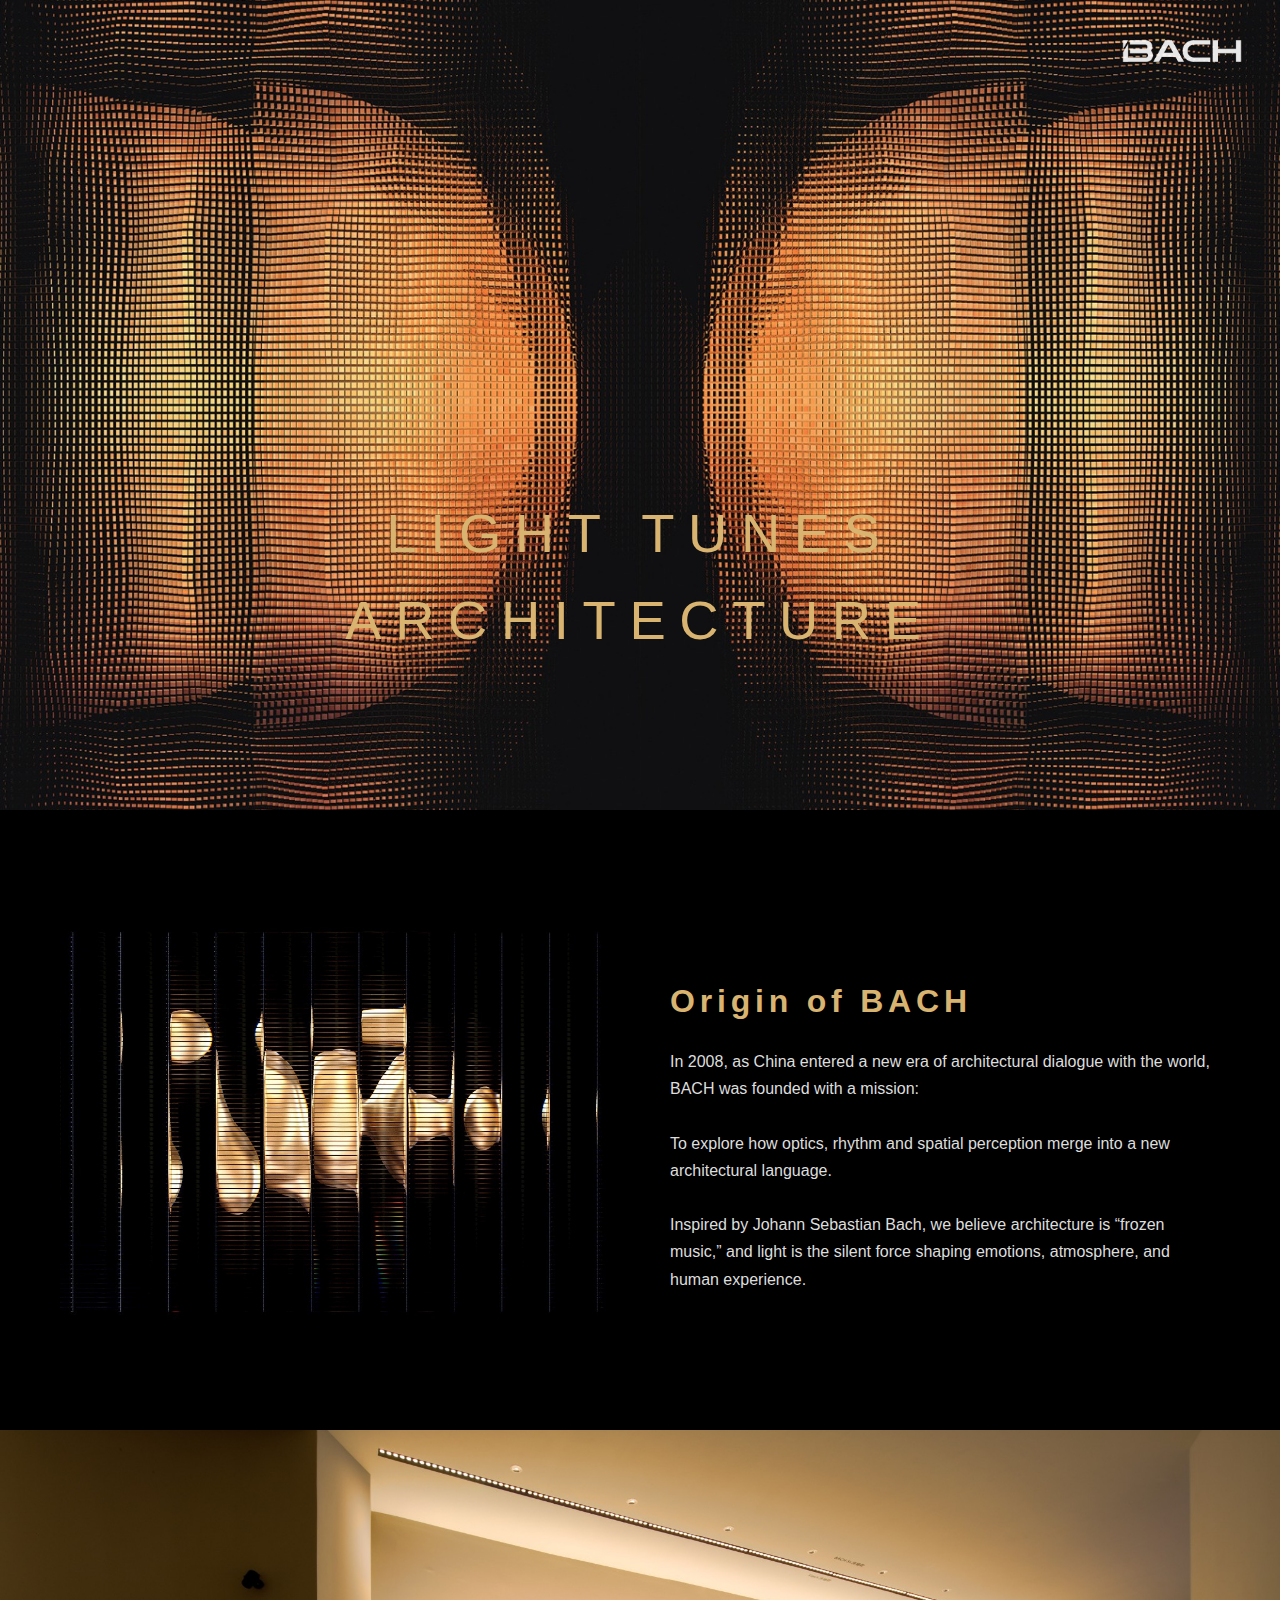
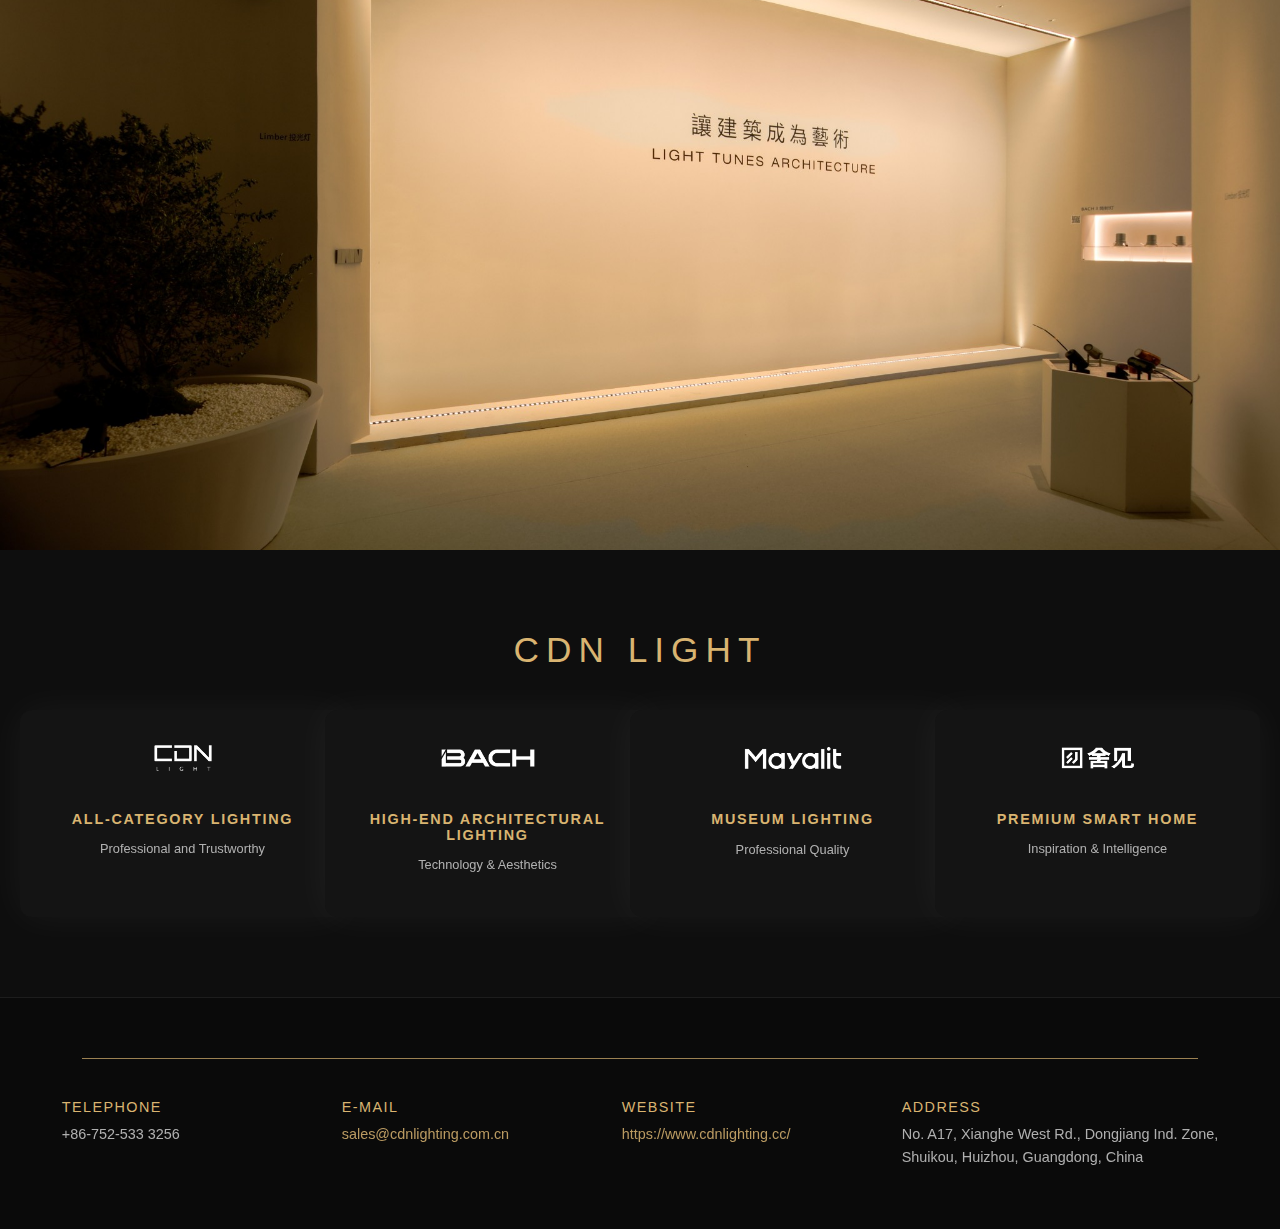
<file: aboutbach/index.html>
<!DOCTYPE html>
<html lang="en">
<head>
<meta charset="UTF-8" />
<meta name="viewport" content="width=device-width, initial-scale=1.0">
<title>BACH Overseas Branding</title>

<style>
    body {
        margin: 0;
        background: #000;
        font-family: "Helvetica Neue", Arial, sans-serif;
        color: white;
    }

    /* ---------------- HERO ---------------- */
    .hero {
        position: relative;
        width: 100%;
        height: 90vh;
        background: url("images/hero-bg.jpg") center/cover no-repeat;
    }

    .hero-logo {
        position: absolute;
        top: 28px;
        right: 28px;
        width: 140px;
        filter: brightness(0) invert(1);
        opacity: 0.9;
        transition: 0.3s ease;
    }

    .hero-logo:hover {
        opacity: 1;
    }

    .hero-title {
        position: absolute;
        bottom: 18%;
        left: 50%;
        transform: translateX(-50%);
        text-align: center;
        font-size: 3.4rem;
        letter-spacing: 0.25em;
        color: #d9b471;
        text-transform: uppercase;
        line-height: 1.6;
    }

    @media (max-width: 768px) {
        .hero-title { font-size: 2rem; }
        .hero-logo { width: 100px; }
    }

    /* ---------------- BRAND STORY ---------------- */
    .story {
        display: flex;
        padding: 100px 60px;
        gap: 60px;
        align-items: center;
    }

    .story-img {
        flex: 1;
        height: 420px;
        background: url("images/story-bg.jpg") center/cover no-repeat;
        border-radius: 12px;
    }

    .story-text {
        flex: 1;
        font-size: 1rem;
        line-height: 1.7;
        color: #ddd;
    }

    .story-title {
        font-size: 2rem;
        color: #d9b471;
        letter-spacing: 0.15em;
        margin-bottom: 20px;
    }

    @media (max-width: 900px) {
        .story {
            flex-direction: column;
            padding: 60px 20px;
        }
        .story-img { width: 100%; }
    }

    /* ---------------- PURE IMAGE ---------------- */
    .pure-image {
        width: 100%;
        height: 80vh;
        background: url("images/transition-bg.jpg") center/cover no-repeat;
    }

    /* ---------------- BRAND HOUSE ---------------- */
    .brand-house {
        padding: 80px 40px;
        text-align: center;
        background: #0e0e0e;
    }

    .brand-title {
        font-size: 2.2rem;
        margin-bottom: 40px;
        letter-spacing: 0.2em;
        color: #d9b471;
    }

    /* 4列布局（PC + Mobile） */
    .brand-grid {
        display: grid;
        grid-template-columns: repeat(4, minmax(0, 1fr));
        gap: 20px;
        justify-items: center;
    }

    .brand-box {
        width: 100%;
        background: #141414;
        padding: 30px 20px;
        border-radius: 12px;
        text-align: center;
        box-shadow: 0 0 40px rgba(255,255,255,0.05);
        transition: 0.35s ease;
        transform: translateY(0);
    }

    /* 浮动 + 光效 + 高级 hover */
    .brand-box:hover {
        transform: translateY(-8px);
        box-shadow: 0 10px 45px rgba(217,180,113,0.25);
    }

    .brand-box img {
        width: 110px;
        height: auto;
        filter: brightness(0) invert(1);
        margin-bottom: 16px;
        transition: 0.25s ease;
    }

    /* LOGO hover 更亮 */
    .brand-box:hover img {
        filter: brightness(1) invert(0);
    }

    .brand-box h3 {
        color: #d9b471;
        margin-bottom: 10px;
        font-size: 0.9rem;
        letter-spacing: 0.12em;
    }

    .brand-box p {
        font-size: 0.8rem;
        color: #ccc;
        line-height: 1.5;
        opacity: 0.85;
    }

    /* 手机端自适应缩小但仍保持 4列 */
    @media (max-width: 768px) {
        .brand-box { padding: 18px 10px; }
        .brand-box img { width: 70px; }
        .brand-box h3 { font-size: 0.75rem; }
        .brand-box p { font-size: 0.7rem; }
    }

    /* ---------------- HIGH-END FOOTER ---------------- */
    .footer {
        background: #0a0a0a;
        padding: 60px 20px;
        color: #ccc;
        text-align: center;
        border-top: 1px solid rgba(255,255,255,0.08);
    }

    .footer-divider {
        width: 90%;
        height: 1px;
        background: #d9b471;
        margin: 0 auto 40px auto;
        opacity: 0.7;
    }

    .footer-grid {
        display: flex;
        justify-content: center;
        gap: 80px;
        flex-wrap: wrap;
        margin-top: 20px;
    }

    .footer-item {
        text-align: left;
        min-width: 200px;
    }

    .footer-label {
        color: #d9b471;
        font-size: 0.9rem;
        letter-spacing: 0.1em;
        margin-bottom: 8px;
    }

    .footer-value {
        font-size: 0.9rem;
        line-height: 1.6;
        opacity: 0.85;
    }

    .footer-value a {
        color: #d9b471;
        text-decoration: none;
    }

    @media (max-width: 768px) {
        .footer-item { text-align: center; }
    }

</style>
</head>

<body>

<!-- ============== HERO ============== -->
<section class="hero">
    <img src="images/logos/bach.png" class="hero-logo">
    <div class="hero-title">LIGHT TUNES<br>ARCHITECTURE</div>
</section>

<!-- ============== BRAND STORY ============== -->
<section class="story">
    <div class="story-img"></div>

    <div class="story-text">
        <h2 class="story-title">Origin of BACH</h2>
        In 2008, as China entered a new era of architectural dialogue with the world,
        BACH was founded with a mission:
        <br><br>
        To explore how optics, rhythm and spatial perception merge into a new architectural language.
        <br><br>
        Inspired by Johann Sebastian Bach, we believe architecture is “frozen music,”
        and light is the silent force shaping emotions, atmosphere, and human experience.
    </div>
</section>

<!-- ============== PURE IMAGE SECTION ============== -->
<section class="pure-image"></section>

<!-- ============== BRAND HOUSE ============== -->
<section class="brand-house">
    <div class="brand-title">CDN LIGHT</div>

    <div class="brand-grid">

        <div class="brand-box">
            <img src="images/logos/cdn.png">
            <h3>ALL-CATEGORY LIGHTING</h3>
            <p>Professional and Trustworthy</p>
        </div>

        <div class="brand-box">
            <img src="images/logos/bach.png">
            <h3>HIGH-END ARCHITECTURAL LIGHTING</h3>
            <p>Technology & Aesthetics</p>
        </div>

        <div class="brand-box">
            <img src="images/logos/mayalit.png">
            <h3>MUSEUM LIGHTING</h3>
            <p>Professional Quality</p>
        </div>

        <div class="brand-box">
            <img src="images/logos/sj.png">
            <h3>PREMIUM SMART HOME</h3>
            <p>Inspiration & Intelligence</p>
        </div>

    </div>
</section>

<!-- ============== HIGH-END CONTACT / FOOTER ============== -->
<section class="footer">

    <div class="footer-divider"></div>

    <div class="footer-grid">

        <div class="footer-item">
            <div class="footer-label">TELEPHONE</div>
            <div class="footer-value">+86-752-533 3256</div>
        </div>

        <div class="footer-item">
            <div class="footer-label">E-MAIL</div>
            <div class="footer-value">
                <a href="mailto:sales@cdnlighting.com.cn">sales@cdnlighting.com.cn</a>
            </div>
        </div>

        <div class="footer-item">
            <div class="footer-label">WEBSITE</div>
            <div class="footer-value">
                <a href="https://www.cdnlighting.cc/" target="_blank">
                    https://www.cdnlighting.cc/
                </a>
            </div>
        </div>

        <div class="footer-item">
            <div class="footer-label">ADDRESS</div>
            <div class="footer-value">
                No. A17, Xianghe West Rd., Dongjiang Ind. Zone,<br>
                Shuikou, Huizhou, Guangdong, China
            </div>
        </div>

    </div>
</section>

</body>
</html>
</file>
